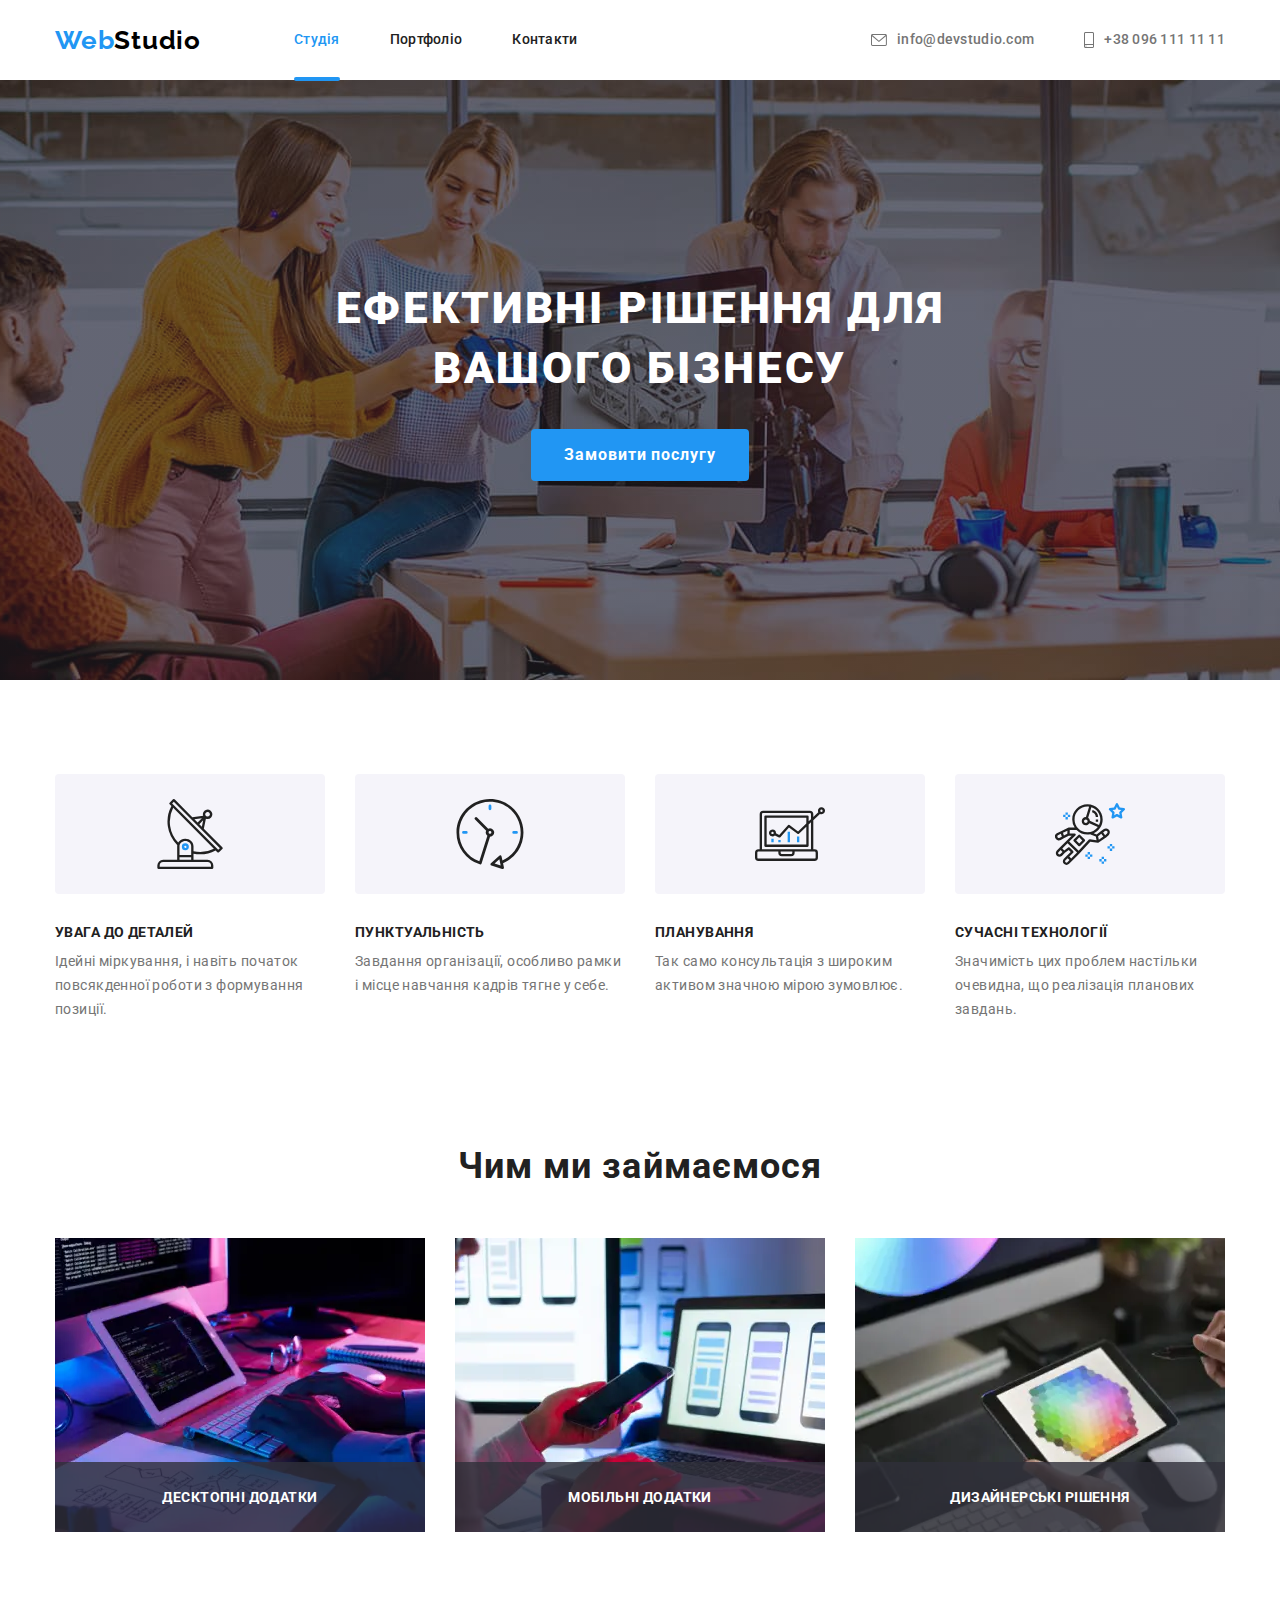
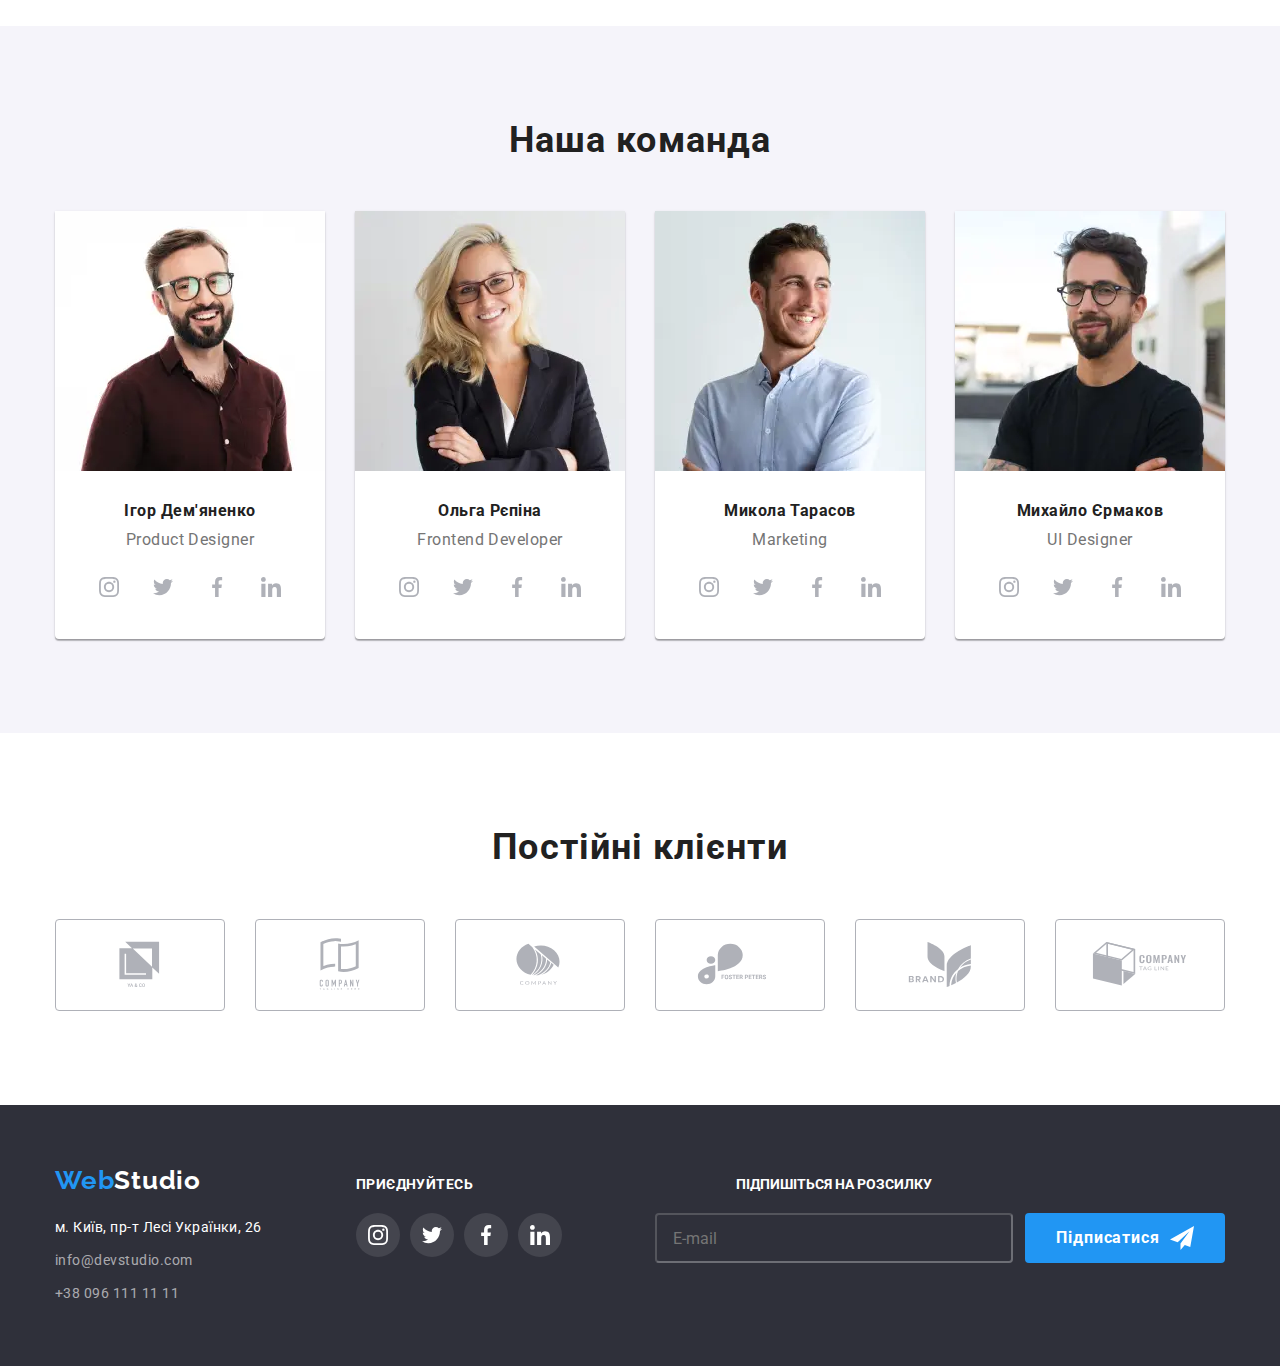
<file: index.html>
<!DOCTYPE html>
<html lang="uk">
  <head>
    <meta charset="UTF-8" />
    <meta http-equiv="X-UA-Compatible" content="IE=edge" />
    <meta name="viewport" content="width=device-width, initial-scale=1.0" />
    <title>WebStudio</title>
    <link rel="preconnect" href="https://fonts.googleapis.com" />
    <link rel="preconnect" href="https://fonts.gstatic.com" crossorigin />
    <link
      href="https://fonts.googleapis.com/css2?family=Raleway:wght@700&family=Roboto:wght@400;500;700;900&display=swap"
      rel="stylesheet"
    />
    <link
      rel="stylesheet"
      href="https://cdnjs.cloudflare.com/ajax/libs/modern-normalize/1.1.0/modern-normalize.min.css"
    />
    <link rel="stylesheet" href="./css/styles.css" />
  </head>
  <body>
    <header class="header">
      <div class="container ">
        <div class="header-flex">

        <nav class="nav">
          <a class="logo-1" href="./index.html" lang="en">Web<span class="logo-2">Studio</span></a>
          <button
            class="menu-button js-open-menu"
            type="button"
            aria-expanded="false"
            aria-controls="mobile-menu"
          >
            <svg
              class="menu-button__icon"
              width="40"
              height="40"
              aria-label="перемикач мобільного меню"
            >
              <use href="./images/svg/symbol-defs.svg#icon-menu"></use>
            </svg>
          </button>
          <ul class="ul-nav">
            <li class="item nav-item"><a class="link backlight" href="./index.html">Студія</a></li>
            <li class="item nav-item"><a class="link" href="./portfolio.html">Портфоліо</a></li>
            <li class="item nav-item"><a class="link" href="#">Контакти</a></li>
          </ul>
        </nav>
        <ul class="adress-header">
          <li class="item item-mail">
            <a class="link mail" href="mailto:info@devstudio.com" lang="en">
              <svg class="svg-header" width="16" height="12">
                <use href="./images/svg/symbol-defs.svg#icon-envelope"></use>
              </svg>
              info@devstudio.com</a
            >
          </li>
          <li class="item">
            <a class="link tel" href="tel:+380961111111">
              <svg class="svg-header" height="16" width="10">
                <use href="./images/svg/symbol-defs.svg#icon-smartphone"></use>
              </svg>

              +38 096 111 11 11</a
            >
          </li>
        </ul>
        </div>
        
      </div>
    </header>
    <main>
      <section class="hero">
        <div class="hero-overlay">
  <div class="container">
          <h1 class="hero-title">Ефективні рішення для вашого бізнесу</h1>
          <div class="hero-button">
            <button data-modal-open class="button hero-button1" type="button">
              Замовити послугу
            </button>
          </div>
        </div>
      
        </div>
      </section>
      <section class="section section-benefits">
        <div class="container benefits">
          <h2 class="title-section visually-hidden">Наші переваги</h2>
          <ul class="ul-benefits">
            <li class="item">
              <div class="item-svg">
                <svg class="svg" width="70px" height="70px">
                  <use href="./images/svg/symbol-defs.svg#icon-antenna-1"></use>
                </svg>
              </div>
              <h3 class="benefits-h3">Увага до деталей</h3>
              <p class="text">
                Ідейні міркування, і навіть початок повсякденної роботи з формування позиції.
              </p>
            </li>
            <li class="item">
              <div class="item-svg">
                <svg class="svg" width="70px" height="70px">
                  <use href="./images/svg/symbol-defs.svg#icon-clock-1"></use>
                </svg>
              </div>
              <h3 class="benefits-h3">Пунктуальність</h3>
              <p class="text">
                Завдання організації, особливо рамки і місце навчання кадрів тягне у себе.
              </p>
            </li>
            <li class="item">
              <div class="item-svg">
                <svg class="svg" width="70px" height="70px">
                  <use href="./images/svg/symbol-defs.svg#icon-diagram-1"></use>
                </svg>
              </div>
              <h3 class="benefits-h3">Планування</h3>
              <p class="text">Так само консультація з широким активом значною мірою зумовлює.</p>
            </li>
            <li class="item">
              <div class="item-svg">
                <svg class="svg" width="70px" height="70px">
                  <use href="./images/svg/symbol-defs.svg#icon-astronaut-1"></use>
                </svg>
              </div>
              <h3 class="benefits-h3">Сучасні технології</h3>
              <p class="text">
                Значимість цих проблем настільки очевидна, що реалізація планових завдань.
              </p>
            </li>
          </ul>
        </div>
      </section>
      <section class="section section-work">
        <div class="container container-work">
          <h2 class="title-section title-work">Чим ми займаємося</h2>
          <ul class="ul-work">
            <li class="item li-work">
              <picture>
                <source
                  srcset="./images/desktop/frontend.webp 1x, ./images/desktop/frontend@2x.webp 2x"
                  type="image/webp"
                  media="(min-width: 1200px)"
                />
                <source
                  srcset="./images/desktop/frontend.jpg 1x, ./images/desktop/frontend@2x.jpg 2x"
                  media="(min-width: 1200px)"
                />

                <img
                  loading="lazy"
                  src="./images/desktop/frontend.jpg"
                  alt="розробник робить верстку"
                  sizes="(min-width: 1200px) 33vw"
                />
              </picture>
              <div class="item-work">
                <h3 class="ul-work-title">Десктопні додатки</h3>
              </div>
            </li>
            <li class="item li-work">
              <picture>
                <source
                  srcset="./images/desktop/adaptabil.webp 1x, ./images/desktop/adaptabil@2x.webp 2x"
                  type="image/webp"
                  media="(min-width: 1200px)"
                />
                <source
                  srcset="./images/desktop/adaptabil.jpg 1x, ./images/desktop/adaptabil@2x.jpg 2x"
                  media="(min-width: 1200px)"
                />

                <img
                  loading="lazy"
                  src="./images/desktop/adaptabil.jpg"
                  alt="розробник робить сайт адаптивним"
                  sizes="(min-width: 1200px) 33vw"
                />
              </picture>
              <div class="item-work">
                <h3 class="ul-work-title">Мобільні додатки</h3>
              </div>
            </li>
            <li class="item li-work">
              <picture>
                <source
                  srcset="./images/desktop/design.webp 1x, ./images/desktop/design@2x.webp 2x"
                  type="image/webp"
                  media="(min-width: 1200px)"
                />
                <source
                  srcset="./images/desktop/design.jpg 1x, ./images/desktop/design@2x.jpg 2x"
                  media="(min-width: 1200px)"
                />

                <img
                  loading="lazy"
                  src="./images/desktop/design.jpg"
                  alt="розробка дизайну на планшеті"
                  sizes="(min-width: 1200px) 33vw"
                />
              </picture>
              <div class="item-work">
                <h3 class="ul-work-title">Дизайнерські рішення</h3>
              </div>
            </li>
          </ul>
        </div>
      </section>
      <section class="section section-team">
        <div class="container container-team">
          <h2 class="title-section title-team">Наша команда</h2>
          <ul class="our-team">
            <li class="our-team-people">
              <picture>
                <source
                  srcset="
                    ./images/mobile/product_designer.webp    1x,
                    ./images/mobile/product_designer@2x.webp 2x
                  "
                  type="image/webp"
                  media="(max-width: 767px)"
                />
                <source
                  srcset="
                    ./images/tablet/product_designer.webp    1x,
                    ./images/tablet/product_designer@2x.webp 2x
                  "
                  type="image/webp"
                  media="(max-width: 1199px)"
                />
                <source
                  srcset="
                    ./images/desktop/product_designer.webp    1x,
                    ./images/desktop/product_designer@2x.webp 2x
                  "
                  type="image/webp"
                  media="(min-width: 1200px)"
                />
                <source
                  srcset="
                    ./images/mobile/product_designer.jpg    1x,
                    ./images/mobile/product_designer@2x.jpg 2x
                  "
                  media="(max-width: 767px)"
                />
                <source
                  srcset="
                    ./images/tablet/product_designer.jpg    1x,
                    ./images/tablet/product_designer@2x.jpg 2x
                  "
                  media="(max-width: 1199px)"
                />
                <source
                  srcset="
                    ./images/desktop/product_designer.jpg    1x,
                    ./images/desktop/product_designer@2x.jpg 2x
                  "
                  media="(min-width: 1200px)"
                />

                <img
                  loading="lazy"
                  src="./images/mobile/product_designer.jpg"
                  alt="фото дизайнера продукту"
                  sizes="(min-width: 1200px) 25vw, (min-width: 768px) 50vw, 100vw"
                />
              </picture>
              <div class="team">
                <h3 class="h3-team">Ігор Дем'яненко</h3>
                <p class="text-team" lang="en">Product Designer</p>
              </div>
              <ul class="team-soc-list list">
                <li class="team-people-soc-items">
                  <a href="" class="soc-link"
                    ><svg class="icon-social-media">
                      <use href="./images/svg/symbol-defs.svg#icon-instagram"></use></svg
                  ></a>
                </li>
                <li class="team-people-soc-items">
                  <a href="" class="soc-link"
                    ><svg class="icon-social-media">
                      <use href="./images/svg/symbol-defs.svg#icon-twitter"></use></svg
                  ></a>
                </li>
                <li class="team-people-soc-items">
                  <a href="" class="soc-link"
                    ><svg class="icon-social-media">
                      <use href="./images/svg/symbol-defs.svg#icon-facebook"></use></svg
                  ></a>
                </li>
                <li class="team-people-soc-items">
                  <a href="" class="soc-link"
                    ><svg class="icon-social-media">
                      <use href="./images/svg/symbol-defs.svg#icon-linkedin"></use></svg
                  ></a>
                </li>
              </ul>
            </li>
            <li class="our-team-people">
              <picture>
                <source
                  srcset="
                    ./images/mobile/frontend_dev.webp    1x,
                    ./images/mobile/frontend_dev@2x.webp 2x
                  "
                  type="image/webp"
                  media="(max-width: 767px)"
                />
                <source
                  srcset="
                    ./images/tablet/frontend_dev.webp    1x,
                    ./images/tablet/frontend_dev@2x.webp 2x
                  "
                  type="image/webp"
                  media="(max-width: 1199px)"
                />
                <source
                  srcset="
                    ./images/desktop/frontend_dev.webp    1x,
                    ./images/desktop/frontend_dev@2x.webp 2x
                  "
                  type="image/webp"
                  media="(min-width: 1200px)"
                />
                <source
                  srcset="
                    ./images/mobile/frontend_dev.jpg    1x,
                    ./images/mobile/frontend_dev@2x.jpg 2x
                  "
                  media="(max-width: 767px)"
                />
                <source
                  srcset="
                    ./images/tablet/frontend_dev.jpg    1x,
                    ./images/tablet/frontend_dev@2x.jpg 2x
                  "
                  media="(max-width: 1199px)"
                />
                <source
                  srcset="
                    ./images/desktop/frontend_dev.jpg    1x,
                    ./images/desktop/frontend_dev@2x.jpg 2x
                  "
                  media="(min-width: 1200px)"
                />

                <img
                  loading="lazy"
                  src="./images/mobile/frontend_dev.jpg"
                  alt="фото розробника"
                  sizes="(min-width: 1200px) 25vw, (min-width: 768px) 50vw, 100vw"
                />
              </picture>
              <div class="team">
                <h3 class="h3-team">Ольга Рєпіна</h3>
                <p class="text-team" lang="en">Frontend Developer</p>
              </div>
              <ul class="team-soc-list list">
                <li class="team-people-soc-items">
                  <a href="" class="soc-link"
                    ><svg class="icon-social-media">
                      <use href="./images/svg/symbol-defs.svg#icon-instagram"></use></svg
                  ></a>
                </li>
                <li class="team-people-soc-items">
                  <a href="" class="soc-link"
                    ><svg class="icon-social-media">
                      <use href="./images/svg/symbol-defs.svg#icon-twitter"></use></svg
                  ></a>
                </li>
                <li class="team-people-soc-items">
                  <a href="" class="soc-link"
                    ><svg class="icon-social-media">
                      <use href="./images/svg/symbol-defs.svg#icon-facebook"></use></svg
                  ></a>
                </li>
                <li class="team-people-soc-items">
                  <a href="" class="soc-link"
                    ><svg class="icon-social-media">
                      <use href="./images/svg/symbol-defs.svg#icon-linkedin"></use></svg
                  ></a>
                </li>
              </ul>
            </li>
            <li class="our-team-people">
              <picture>
                <source
                  srcset="./images/mobile/marketing.webp 1x, ./images/mobile/marketing@2x.webp 2x"
                  type="image/webp"
                  media="(max-width: 767px)"
                />
                <source
                  srcset="./images/tablet/marketing.webp 1x, ./images/tablet/marketing@2x.webp 2x"
                  type="image/webp"
                  media="(max-width: 1199px)"
                />
                <source
                  srcset="./images/desktop/marketing.webp 1x, ./images/desktop/marketing@2x.webp 2x"
                  type="image/webp"
                  media="(min-width: 1200px)"
                />
                <source
                  srcset="./images/mobile/marketing.jpg 1x, ./images/mobile/marketing@2x.jpg 2x"
                  media="(max-width: 767px)"
                />
                <source
                  srcset="./images/tablet/marketing.jpg 1x, ./images/tablet/marketing@2x.jpg 2x"
                  media="(max-width: 1199px)"
                />
                <source
                  srcset="./images/desktop/marketing.jpg 1x, ./images/desktop/marketing@2x.jpg 2x"
                  media="(min-width: 1200px)"
                />

                <img
                  loading="lazy"
                  src="./images/mobile/marketing.jpg"
                  alt="фото маркетолога"
                  sizes="(min-width: 1200px) 25vw, (min-width: 768px) 50vw, 100vw"
                />
              <div class="team">
                <h3 class="h3-team">Микола Тарасов</h3>
                <p class="text-team" lang="en">Marketing</p>
              </div>
              <ul class="team-soc-list list">
                <li class="team-people-soc-items">
                  <a href="" class="soc-link"
                    ><svg class="icon-social-media">
                      <use href="./images/svg/symbol-defs.svg#icon-instagram"></use></svg
                  ></a>
                </li>
                <li class="team-people-soc-items">
                  <a href="" class="soc-link"
                    ><svg class="icon-social-media">
                      <use href="./images/svg/symbol-defs.svg#icon-twitter"></use></svg
                  ></a>
                </li>
                <li class="team-people-soc-items">
                  <a href="" class="soc-link"
                    ><svg class="icon-social-media">
                      <use href="./images/svg/symbol-defs.svg#icon-facebook"></use></svg
                  ></a>
                </li>
                <li class="team-people-soc-items">
                  <a href="" class="soc-link"
                    ><svg class="icon-social-media">
                      <use href="./images/svg/symbol-defs.svg#icon-linkedin"></use></svg
                  ></a>
                </li>
              </ul>
            </li>
            <li class="our-team-people">
              <picture>
                <source
                  srcset="
                    ./images/mobile/ui_designer.webp    1x,
                    ./images/mobile/ui_designer@2x.webp 2x
                  "
                  type="image/webp"
                  media="(max-width: 767px)"
                />
                <source
                  srcset="
                    ./images/tablet/ui_designer.webp    1x,
                    ./images/tablet/ui_designer@2x.webp 2x
                  "
                  type="image/webp"
                  media="(max-width: 1199px)"
                />
                <source
                  srcset="
                    ./images/desktop/ui_designer.webp    1x,
                    ./images/desktop/ui_designer@2x.webp 2x
                  "
                  type="image/webp"
                  media="(min-width: 1200px)"
                />
                <source
                  srcset="./images/mobile/ui_designer.jpg 1x, ./images/mobile/ui_designer@2x.jpg 2x"
                  media="(max-width: 767px)"
                />
                <source
                  srcset="./images/tablet/ui_designer.jpg 1x, ./images/tablet/ui_designer@2x.jpg 2x"
                  media="(max-width: 1199px)"
                />
                <source
                  srcset="
                    ./images/desktop/ui_designer.jpg    1x,
                    ./images/desktop/ui_designer@2x.jpg 2x
                  "
                  media="(min-width: 1200px)"
                />

                <img
                  loading="lazy"
                  src="./images/mobile/ui_designer.jpg"
                  alt="фото дизайнера"
                  sizes="(min-width: 1200px) 25vw, (min-width: 768px) 50vw, 100vw"
                />
              </picture>
              <div class="team">
                <h3 class="h3-team">Михайло Єрмаков</h3>
                <p class="text-team" lang="en">UI Designer</p>
              </div>
              <ul class="team-soc-list list">
                <li class="team-people-soc-items">
                  <a href="" class="soc-link"
                    ><svg class="icon-social-media">
                      <use href="./images/svg/symbol-defs.svg#icon-instagram"></use></svg
                  ></a>
                </li>
                <li class="team-people-soc-items">
                  <a href="" class="soc-link"
                    ><svg class="icon-social-media">
                      <use href="./images/svg/symbol-defs.svg#icon-twitter"></use></svg
                  ></a>
                </li>
                <li class="team-people-soc-items">
                  <a href="" class="soc-link"
                    ><svg class="icon-social-media">
                      <use href="./images/svg/symbol-defs.svg#icon-facebook"></use></svg
                  ></a>
                </li>
                <li class="team-people-soc-items">
                  <a href="" class="soc-link"
                    ><svg class="icon-social-media">
                      <use href="./images/svg/symbol-defs.svg#icon-linkedin"></use></svg
                  ></a>
                </li>
              </ul>
            </li>
          </ul>
        </div>
      </section>
      <section class="section section-clients">
        <div class="container">
          <h2 class="title-section title-clients">Постійні клієнти</h2>
          <ul class="list-of-clients">
            <li class="clients">
              <a class="a-clients" href="">
                <svg class="svg-clients">
                  <use href="./images/svg/symbol-defs.svg#icon-Logo"></use>
                </svg>
              </a>
            </li>
            <li class="clients">
              <a class="a-clients" href="">
                <svg class="svg-clients">
                  <use href="./images/svg/symbol-defs.svg#icon-Logo-1"></use>
                </svg>
              </a>
            </li>
            <li class="clients">
              <a class="a-clients" href="">
                <svg class="svg-clients">
                  <use href="./images/svg/symbol-defs.svg#icon-Logo-2"></use>
                </svg>
              </a>
            </li>
            <li class="clients">
              <a class="a-clients" href="">
                <svg class="svg-clients">
                  <use href="./images/svg/symbol-defs.svg#icon-Logo-3"></use>
                </svg>
              </a>
            </li>
            <li class="clients">
              <a class="a-clients" href="">
                <svg class="svg-clients">
                  <use href="./images/svg/symbol-defs.svg#icon-Logo-4"></use>
                </svg>
              </a>
            </li>
            <li class="clients">
              <a class="a-clients" href="">
                <svg class="svg-clients" width="106" height="60">
                  <use href="./images/svg/symbol-defs.svg#icon-Logo-5"></use>
                </svg>
              </a>
            </li>
          </ul>
        </div>
      </section>
    </main>
    <footer class="footer">
      <div class="container footer-div">
        <div class="footer-section">
          <div class="footer-info">
            <div class="footer-wrap">
              <address class="adress footer-adress">
          <ul class="ul-adress">
            <li class="li-logo-footer">
              <a class="logo-1 logo-footer" href="./index.html" lang="en"
                >Web<span class="logo-3">Studio</span></a
              >
            </li>
            <li class="item link-contact">
              <a
                class="link white footer-link"
                href="https://goo.gl/maps/ngxzgbHmEu5AYn8RA"
                target="_blank"
                rel="noopener noreferrer nofollow"
                >м. Київ, пр-т Лесі Українки, 26
              </a>
            </li>
            <li class="item link-contact">
              <a class="link grey footer-link" href="mailto:info@devstudio.com" lang="en"
                >info@devstudio.com</a
              >
            </li>
            <li class="item link-contact">
              <a class="link grey footer-link" href="tel:+380961111111">+38 096 111 11 11</a>
            </li>
          </ul>
        </address>
            </div>
               <div class="about-icons">
          <h3 class="title-section title-join">приєднуйтесь</h3>
          <ul class="list-icons list">
            <li class="studio-soc-items">
              <a href="#" class="icons-link link">
                <svg class="icons-footer" width="20" height="20">
                  <use href="./images/svg/symbol-defs.svg#icon-instagram"></use>
                </svg>
              </a>
            </li>

            <li class="studio-soc-items">
              <a href="#" class="icons-link link">
                <svg class="icons-footer" width="20" height="20">
                  <use href="./images/svg/symbol-defs.svg#icon-twitter"></use>
                </svg>
              </a>
            </li>
            <li class="studio-soc-items">
              <a href="#" class="icons-link link">
                <svg class="icons-footer" width="20" height="20">
                  <use href="./images/svg/symbol-defs.svg#icon-facebook"></use>
                </svg>
              </a>
            </li>
            <li class="studio-soc-items">
              <a href="#" class="icons-link link">
                <svg class="icons-footer" width="20" height="20">
                  <use href="./images/svg/symbol-defs.svg#icon-linkedin"></use>
                </svg>
              </a>
            </li>
          </ul>
        </div>
          </div>
          <form class="footer-form" name="subscription">
          <div class="subscription-form">
            <label for="email" class="footer-lable">Підпишіться на розсилку</label>
            <input type="email" class="footer-input" name="email" id="email" placeholder="E-mail" />
          </div>
          <button class="footer-btn" type="submit">
            Підписатися
            <svg class="icon-telegram" width="24px" height="24px">
              <use href="./images/svg/symbol-defs.svg#icon-telegram"></use>
            </svg>
          </button>
        </form>
        </div>
      </div>
    </footer>
    
    <!-- mobile menu -->
    <div class="container" mobile-menu>
      <div class="menu-container js-menu-container" id="mobile-menu" mobile-menu-close>
        <div class="mobile-container__wrap mobile-menu">
          <button class="menu-button js-close-menu" type="button">
            <svg
              class="menu-button__icon"
              width="40"
              height="40"
              aria-label="перемикач мобільного меню"
            >
              <use href="./images/svg/symbol-defs.svg#icon-close_menu"></use>
            </svg>
          </button>
          <nav class="mobile-menu__nav">
            <ul class="mobile-menu__list">
              <li class="mobile-menu__item">
                <a class="mobile-menu__link" href="./index.html">Студія</a>
              </li>
              <li class="mobile-menu__item">
                <a class="mobile-menu__link" href="./portfolio.html">Портфоліо</a>
              </li>
              <li class="mobile-menu__item">
                <a class="mobile-menu__link" href="#">Контакти</a>
              </li>
            </ul>
          </nav>
          <ul class="mobile-menu__contact">
            <li class="mobile-menu__item">
              <a class="mobile-menu__contact-link" href="tel:+380961111111"> +38 096 111 11 11</a>
            </li>
            <li class="mobile-menu__item">
              <a class="mobile-menu__contact-link" href="mailto:info@devstudio.com">
                info@devstudio.com</a
              >
            </li>
          </ul>
          <a class="mobile-menu__social" href="#">Instagram <span>&#10072;</span></a>
          <a class="mobile-menu__social" href="#">Twitter <span>&#10072;</span></a>
          <a class="mobile-menu__social" href="#">Facebook <span>&#10072;</span></a>
          <a class="mobile-menu__social" href="#">LinkedIn</a>
        </div>
      </div>
    </div>

    <!-- modal -->
    <div data-modal class="hero-modal is-hidden">
      <div class="modal">
        <button data-modal-close type="button" class="close-modal">
          <svg class="icon-close">
            <use href="./images/svg/symbol-defs.svg#icon-close-black"></use>
          </svg>
        </button>
        <form class="modal-form">
          <p class="modal-form-title">Залиште свої дані, ми вам передзвонимо</p>
          <label class="modal-form-label"
            ><span class="modal-text">Ім'я</span>
            <span class="form-control">
              <input
                type="text"
                name="user_name"
                class="modal-form-input"
                pattern="[a-zA-Zа-яА-Яїі]+$"
                minlength="2"
                required
              />
              <svg class="form-icon" width="18px" height="18px">
                <use href="./images/svg/symbol-defs.svg#icon-person"></use>
              </svg>
            </span>
          </label>
          <label class="modal-form-label">
            <span class="modal-text">Телефон</span>
            <span class="form-control">
              <input
                type="tel"
                name="user_phone"
                class="modal-form-input"
                pattern="[0-9]+"
                required
              />
              <svg class="form-icon" width="18px" height="18px">
                <use href="./images/svg/symbol-defs.svg#icon-phone_modal"></use>
              </svg>
            </span>
          </label>
          <label class="modal-form-label"
            ><span class="modal-text">Пошта</span>
            <span class="form-control">
              <input type="email" name="user_mail" class="modal-form-input" required />
              <svg class="form-icon" width="18px" height="18px">
                <use href="./images/svg/symbol-defs.svg#icon-email_modal"></use>
              </svg>
            </span>
          </label>
          <label class="modal-form-textarea"
            ><span class="modal-text">Коментар</span>
            <textarea
              name="user_message"
              placeholder="Введіть текст"
              class="modal-textarea"
            ></textarea>
          </label>
          <label class="modal-form-check">
            <input
              type="checkbox"
              name="user_police"
              class="modal-form-input-check visually-hidden"
              required
            />
            <span class="icon-check"></span>Погоджуюся з розсилкою та приймаю
            <a href="" class="modal-contract">Умови договору</a>
          </label>
          <button type="submit" class="modal-button-submit">Відправити</button>
        </form>
      </div>
    </div>
    <script src="./js/mobile-menu.js"></script>
    <script src="./js/modal.js"></script>
  </body>
</html>
</file>
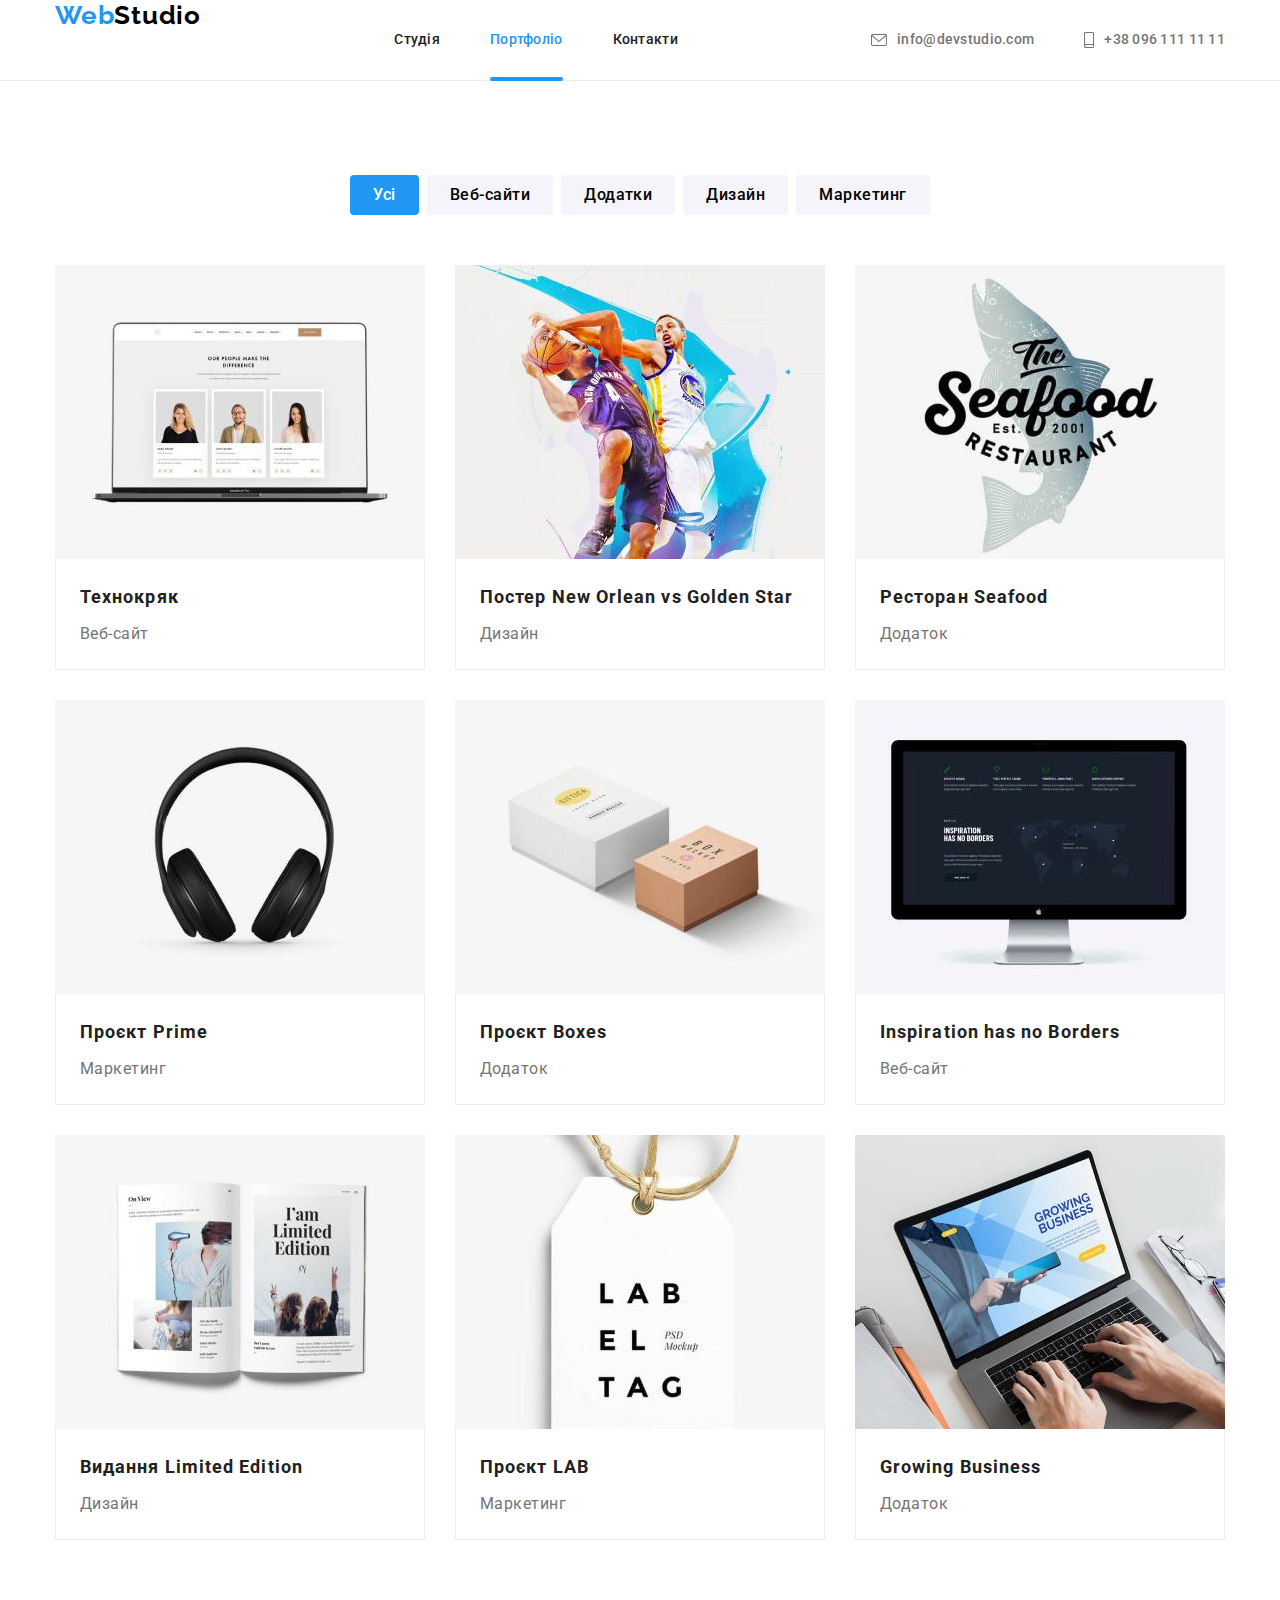
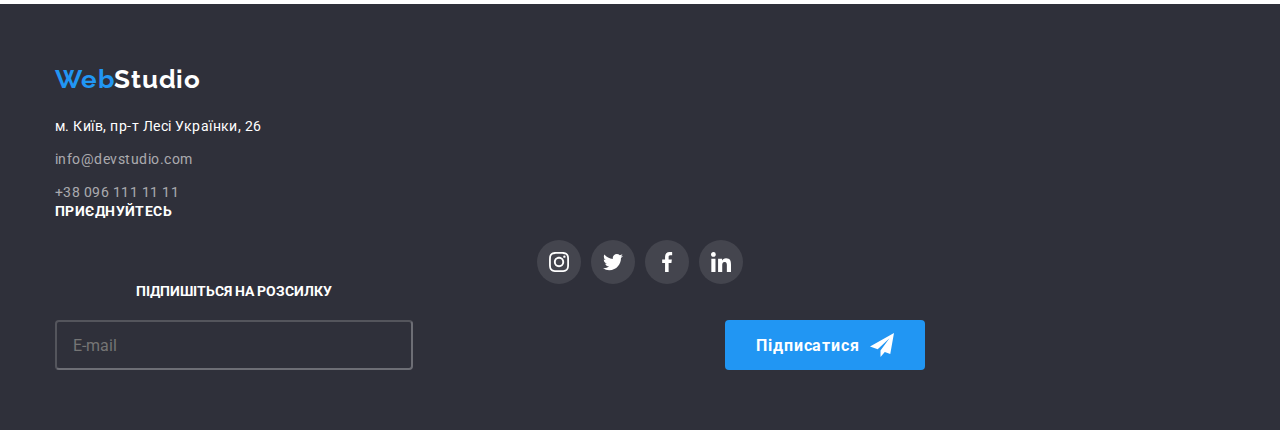
<file: portfolio.html>
<!DOCTYPE html>
<html lang="uk">
  <head>
    <meta charset="UTF-8" />
    <meta http-equiv="X-UA-Compatible" content="IE=edge" />
    <meta name="viewport" content="width=device-width, initial-scale=1.0" />
    <title>Portfolio</title>
    <link rel="preconnect" href="https://fonts.googleapis.com" />
    <link rel="preconnect" href="https://fonts.gstatic.com" crossorigin />
    <link
      href="https://fonts.googleapis.com/css2?family=Raleway:wght@700&family=Roboto:wght@400;500;700;900&display=swap"
      rel="stylesheet"
    />
    <link
      rel="stylesheet"
      href="https://cdnjs.cloudflare.com/ajax/libs/modern-normalize/1.1.0/modern-normalize.min.css"
    />
    <link rel="stylesheet" href="./css/styles.css" />
  </head>

  <body>
    <header class="header-portfolio">
      <div class="container header-flex">
        <a class="logo-1" href="./index.html" lang="en">Web<span class="logo-2">Studio</span></a>
        <nav>
          <ul class="ul-nav">
            <li class="item nav-item"><a class="link" href="./index.html">Студія</a></li>
            <li class="item nav-item">
              <a class="link backlight" href="./portfolio.html">Портфоліо</a>
            </li>
            <li class="item nav-item"><a class="link" href="#">Контакти</a></li>
          </ul>
        </nav>
        <ul class="adress-header">
          <li class="item item-mail">
            <a class="link mail" href="mailto:info@devstudio.com" lang="en">
              <svg class="svg-header" width="16" height="12">
                <use href="./images/svg/symbol-defs.svg#icon-envelope"></use>
              </svg>
              info@devstudio.com</a
            >
          </li>
          <li class="item">
            <a class="link tel" href="tel:+380961111111">
              <svg class="svg-header" height="16" width="10">
                <use href="./images/svg/symbol-defs.svg#icon-smartphone"></use>
              </svg>

              +38 096 111 11 11</a
            >
          </li>
        </ul>
      </div>
    </header>
    <main>
      <section class="section-portfolio">
        <div class="container main-portfolio">
          <h1 class="visually-hidden">Сортування</h1>
          <ul class="filter-list">
            <li class="filter-item"><button class="button blue" type="button">Усі</button></li>
            <li class="filter-item">
              <button class="button button-filter" type="button">Веб-сайти</button>
            </li>
            <li class="filter-item">
              <button class="button button-filter" type="button">Додатки</button>
            </li>
            <li class="filter-item">
              <button class="button button-filter" type="button">Дизайн</button>
            </li>
            <li class="filter-item">
              <button class="button button-filter" type="button">Маркетинг</button>
            </li>
          </ul>
          <ul class="ul-project">
            <li class="project">
              <a class="a-project" href="#">
                <div class="portfolio-backdrop">
                  <img src="./images/1portfolio.jpg" alt="Ноутбук" width="370" />
                  <div class="portfolio-thumb">
                    <p class="portfolio-text-thumb">
                      Ресурс пропонує комплексні пропозиції з різним рівнем функціоналу та сервісів.
                      Все це дозволить відвідувачу отримати вичерпні відомості про компанію чи
                      приватну особу.
                    </p>
                  </div>
                </div>
                <div class="box-text">
                  <h2 class="h2-project">Технокряк</h2>
                  <p class="text-project">Веб-сайт</p>
                </div>
              </a>
            </li>
            <li class="project">
              <a href="#">
                <div class="portfolio-backdrop">
                  <img src="./images/2portfolio.jpg" alt="Баскетбол" width="370" />
                  <div class="portfolio-thumb">
                    <p class="portfolio-text-thumb">
                      Ресурс пропонує комплексні пропозиції з різним рівнем функціоналу та сервісів.
                      Все це дозволить відвідувачу отримати вичерпні відомості про компанію чи
                      приватну особу.
                    </p>
                  </div>
                </div>

                <div class="box-text">
                  <h2 class="h2-project">Постер New Orlean vs Golden Star</h2>
                  <p class="text-project">Дизайн</p>
                </div>
              </a>
            </li>
            <li class="project">
              <a href="#">
                <div class="portfolio-backdrop">
                  <img src="./images/3portfolio.jpg" alt="Постер з рибою" width="370" />
                  <div class="portfolio-thumb">
                    <p class="portfolio-text-thumb">
                      Ресурс пропонує комплексні пропозиції з різним рівнем функціоналу та сервісів.
                      Все це дозволить відвідувачу отримати вичерпні відомості про компанію чи
                      приватну особу.
                    </p>
                  </div>
                </div>

                <div class="box-text">
                  <h2 class="h2-project">Ресторан Seafood</h2>
                  <p class="text-project">Додаток</p>
                </div>
              </a>
            </li>
            <li class="project">
              <a href="#">
                <div class="portfolio-backdrop">
                  <img src="./images/4portfolio.jpg" alt="Наушники" width="370" />
                  <div class="portfolio-thumb">
                    <p class="portfolio-text-thumb">
                      Ресурс пропонує комплексні пропозиції з різним рівнем функціоналу та сервісів.
                      Все це дозволить відвідувачу отримати вичерпні відомості про компанію чи
                      приватну особу.
                    </p>
                  </div>
                </div>

                <div class="box-text">
                  <h2 class="h2-project">Проєкт Prime</h2>
                  <p class="text-project">Маркетинг</p>
                </div>
              </a>
            </li>
            <li class="project">
              <a href="#">
                <div class="portfolio-backdrop">
                  <img src="./images/5portfolio.jpg" alt="Дві упаковки" width="370" />
                  <div class="portfolio-thumb">
                    <p class="portfolio-text-thumb">
                      Ресурс пропонує комплексні пропозиції з різним рівнем функціоналу та сервісів.
                      Все це дозволить відвідувачу отримати вичерпні відомості про компанію чи
                      приватну особу.
                    </p>
                  </div>
                </div>

                <div class="box-text">
                  <h2 class="h2-project">Проєкт Boxes</h2>
                  <p class="text-project">Додаток</p>
                </div>
              </a>
            </li>
            <li class="project">
              <a href="">
                <div class="portfolio-backdrop">
                  <img src="./images/6portfolio.jpg" alt="Монітор" width="370" />
                  <div class="portfolio-thumb">
                    <p class="portfolio-text-thumb">
                      Ресурс пропонує комплексні пропозиції з різним рівнем функціоналу та сервісів.
                      Все це дозволить відвідувачу отримати вичерпні відомості про компанію чи
                      приватну особу.
                    </p>
                  </div>
                </div>

                <div class="box-text">
                  <h2 class="h2-project" lang="en">Inspiration has no Borders</h2>
                  <p class="text-project">Веб-сайт</p>
                </div>
              </a>
            </li>
            <li class="project">
              <a href="">
                <div class="portfolio-backdrop">
                  <img src="./images/7portfolio.jpg" alt="ВІдкрита книга" width="370" />
                  <div class="portfolio-thumb">
                    <p class="portfolio-text-thumb">
                      Ресурс пропонує комплексні пропозиції з різним рівнем функціоналу та сервісів.
                      Все це дозволить відвідувачу отримати вичерпні відомості про компанію чи
                      приватну особу.
                    </p>
                  </div>
                </div>

                <div class="box-text">
                  <h2 class="h2-project">Видання Limited Edition</h2>
                  <p class="text-project">Дизайн</p>
                </div>
              </a>
            </li>
            <li class="project">
              <a href="">
                <div class="portfolio-backdrop">
                  <img src="./images/8portfolio.jpg" alt="Брелок" width="370" />
                  <div class="portfolio-thumb">
                    <p class="portfolio-text-thumb">
                      Ресурс пропонує комплексні пропозиції з різним рівнем функціоналу та сервісів.
                      Все це дозволить відвідувачу отримати вичерпні відомості про компанію чи
                      приватну особу.
                    </p>
                  </div>
                </div>

                <div class="box-text">
                  <h2 class="h2-project">Проєкт LAB</h2>
                  <p class="text-project">Маркетинг</p>
                </div>
              </a>
            </li>
            <li class="project">
              <a href="">
                <div class="portfolio-backdrop">
                  <img src="./images/9portfolio.jpg" alt="Робота за ноутбуком" width="370" />
                  <div class="portfolio-thumb">
                    <p class="portfolio-text-thumb">
                      Ресурс пропонує комплексні пропозиції з різним рівнем функціоналу та сервісів.
                      Все це дозволить відвідувачу отримати вичерпні відомості про компанію чи
                      приватну особу.
                    </p>
                  </div>
                </div>

                <div class="box-text">
                  <h2 class="h2-project" lang="en">Growing Business</h2>
                  <p class="text-project">Додаток</p>
                </div>
              </a>
            </li>
          </ul>
        </div>
      </section>
    </main>

    <footer class="footer">
      <div class="container footer-div">
        <address class="adress footer-adress">
          <ul class="ul-adress">
            <li class="li-logo-footer">
              <a class="logo-1 logo-footer" href="./index.html" lang="en"
                >Web<span class="logo-3">Studio</span></a
              >
            </li>
            <li class="item link-contact">
              <a
                class="link white footer-link"
                href="https://goo.gl/maps/ngxzgbHmEu5AYn8RA"
                target="_blank"
                rel="noopener noreferrer nofollow"
                >м. Київ, пр-т Лесі Українки, 26
              </a>
            </li>
            <li class="item link-contact">
              <a class="link grey footer-link" href="mailto:info@devstudio.com" lang="en"
                >info@devstudio.com</a
              >
            </li>
            <li class="item link-contact">
              <a class="link grey footer-link" href="tel:+380961111111">+38 096 111 11 11</a>
            </li>
          </ul>
        </address>
        <div class="about-icons">
          <h3 class="title-section title-join">приєднуйтесь</h3>
          <ul class="list-icons list">
            <li class="studio-soc-items">
              <a href="#" class="icons-link link">
                <svg class="icons-footer" width="20" height="20">
                  <use href="./images/svg/symbol-defs.svg#icon-instagram"></use>
                </svg>
              </a>
            </li>

            <li class="studio-soc-items">
              <a href="#" class="icons-link link">
                <svg class="icons-footer" width="20" height="20">
                  <use href="./images/svg/symbol-defs.svg#icon-twitter"></use>
                </svg>
              </a>
            </li>
            <li class="studio-soc-items">
              <a href="#" class="icons-link link">
                <svg class="icons-footer" width="20" height="20">
                  <use href="./images/svg/symbol-defs.svg#icon-facebook"></use>
                </svg>
              </a>
            </li>
            <li class="studio-soc-items">
              <a href="#" class="icons-link link">
                <svg class="icons-footer" width="20" height="20">
                  <use href="./images/svg/symbol-defs.svg#icon-linkedin"></use>
                </svg>
              </a>
            </li>
          </ul>
        </div>
        <form class="footer-form" name="subscription">
          <div class="subscription-form">
            <label for="email" class="footer-lable">Підпишіться на розсилку</label>
            <input type="email" class="footer-input" name="email" id="email" placeholder="E-mail" />
          </div>
          <button class="footer-btn" type="submit">
            Підписатися
            <svg class="icon-telegram" width="24px" height="24px">
              <use href="./images/svg/symbol-defs.svg#icon-telegram"></use>
            </svg>
          </button>
        </form>
      </div>
    </footer>
    <div data-modal class="hero-modal is-hidden">
      <div class="modal">
        <button data-modal-close type="button" class="close-modal">
          <svg class="icon-close">
            <use href="./images/svg/symbol-defs.svg#icon-close-black"></use>
          </svg>
        </button>
      </div>
    </div>
    <script src="./js/modal.js"></script>
  </body>
</html>
</file>
<file: css/styles.css>
:root {
  --primary-text-color: #757575;
  --title-text-color: #212121;
  --accent-color: #FFFFFF;
  --hover: #2196F3;
  --cubic-hover: cubic-bezier(0.4, 0, 0.2, 1);
  --timing-function: 250ms;
}

body {
  background-color: var(--accent-color) ;
  color: var(--primary-text-color);
  font-family: Roboto, sans-serif;
  
}

h1, h2, h3, ul, p {
  margin-top: 0px;
  margin-bottom: 0px;
  padding-left: 0%;

  letter-spacing: 0.03em;
}

h2,
h3 {
  color: var(--title-text-color);
}

li {
  margin: 0px;
  padding: 0px;

  list-style: none;

}
footer {
  background-color: #2F303A;
}

p {
  color: var(--primary-text-color);
}

img {
  display: block;
      max-width: 100%;
        height: auto;
}

.link {
  color: var(--title-text-color);
  text-decoration: none;
}

.container {
  margin-left: auto;
  margin-right: auto;
  padding-left: 15px;
  padding-right: 15px;

}

@media screen and (min-width: 480px) {
  .container {
    width: 480px;
  }
}

@media screen and (min-width: 768px) {
  .container {
    width: 768px;
  }
}

@media screen and (min-width: 1200px) {
  .container {
    width: 1200px;
  }
}


.section {
  padding-top: 60px;
}

@media screen and (min-width: 1200px) {
  .section {
    padding-top: 94px;
  }
}

/* header */
.logo-1 {

  color: var(--hover);
  text-decoration: none;
  font-family: Raleway, sans-serif;
  font-weight: 700;
  font-size: 26px;
  line-height: 1.19;
  letter-spacing: 0.03em;

  
}



.logo-2 {
  color:#000000;
  
}
.logo-3 {
  color: var(--accent-color);
}

.logo-1 :hover {
  color: var(--hover);
  text-decoration: none;
  transition: color var(--timing-function) var(--cubic-hover);
}


.backlight::after {
  content: '';
  position: absolute;
  bottom: -1px;
  left: 0px;
  width: 100%;
  height: 4px;
  border-radius: 2px;
  background-color: var(--hover);
  opacity: 1;
}

.nav {
  display: flex;
  justify-content: space-between;
  align-items: center;
  min-height: 60px;
  align-items: center;
}
@media screen and (max-width: 767px) {
  .nav {
    width: 100%;
  }
}
@media screen and (min-width: 1200px) {
  .nav {
      justify-content: flex-start;
      column-gap: 93px;
  }
}


.ul-nav .link {
  display: flex;
  padding-top: 32px;
  padding-bottom: 32px;

  color: var(--title-text-color);
  text-decoration: none;

  transition: color var(--timing-function) var(--cubic-hover);
}

.ul-nav {
  display: none;
}
@media screen and (min-width: 768px) {
  .ul-nav {
    display: flex;
    justify-content: center;
    align-items: center;
    column-gap: 50px;
    margin-left: 88px;
    font-weight: 500;
      font-size: 14px;
      line-height: 1.14;
      letter-spacing: 0.02em;
  }
}
@media screen and (min-width: 1200px) {
  .ul-nav {
    margin-left: 0;
  }
}

.nav-item {
  position: relative;
}

.ul-nav .backlight {
  color: var(--hover);
}

.ul-nav :hover, 
.ul-nav :focus{
  color: var(--hover);
}

@media screen and (min-width: 768px) {
  .header-flex {
    display: -webkit-box;
    display: -ms-flexbox;
    display: flex;
    -webkit-box-pack: justify;
    -ms-flex-pack: justify;
    justify-content: space-between;
    text-align: center;
  }
}

.adress-header {
  display: none;
}
@media screen and (min-width: 768px) and (max-width: 1199px) {
  .adress-header {
    display: flex;
            flex-direction: column;
            justify-content: center;
            align-items: flex-start;
  }
}
@media screen and (min-width: 1200px) {
  .adress-header {
    display: flex;
     justify-content: center;
    align-items: center;
   column-gap: 50px;
  }
}


.adress-header .link {
  display: block;
  text-decoration: none;
  color: inherit;
  margin-bottom: 10px;

  color: var(--primary-text-color);
  font-weight: 500;
  font-size: 14px;
  line-height: 1.14;
  letter-spacing: 0.02em;
  transition: color var(--timing-function) var(--cubic-hover);
}

@media screen and (min-width: 1200px) {
  .adress-header .link {
    display: flex;
    justify-content: center;
    align-items: center;
    margin-bottom: 0;
  }
}

.adress-header :hover,
.adress-header :focus{
  color: var(--hover);
  text-decoration: none;
}

.header-portfolio {
  border-bottom: 1px solid #ECECEC;
}


@media screen and (min-width: 768px) {
  .flex-header {
    display: flex;
    justify-content: space-between;
    text-align: center;
  }
}

.svg-header {
  margin-right: 10px;
  fill: currentColor;
}


.mail :hover,
.mail :focus {
fill: var(--hover);
}


/* hero */
.hero {
text-align: center;
}

.section-hero {
  padding-top: 0;
}

.hero-title {
  margin-left: auto;
  margin-right: auto;
  margin-bottom: 30px;
  color: var(--accent-color);
  font-weight: 900;
  font-size: 26px;
  line-height: 1.62;
  letter-spacing: 0.06em;
  text-transform: uppercase;
}
@media screen and (min-width: 768px) {
  .hero-title {
    max-width: 360px;
  }
}
@media screen and (min-width: 1200px) {
  .hero-title {
    max-width: 696px;
    font-size: 44px;
    line-height: 1.36;
  }
}

.hero-overlay {
  display: flex;
  justify-content: center;
  align-items: center;
  margin-left: auto;
  margin-right: auto;
  max-width: 1600px;
  height: 600px;
  background-image: linear-gradient(to right, rgba(47, 48, 58, 0.4), rgba(47, 48, 58, 0.4)), url(../images/mobile/hero_img_mob.jpg);
  background-repeat: no-repeat;
  background-position: center;
  background-size: cover;
}

@media (min-device-pixel-ratio: 2),
(-webkit-min-device-pixel-ratio: 2),
(min-resolution: 192dpi),
(min-resolution: 2dppx) {
  .hero-overlay {
    background-image: linear-gradient(to right, rgba(47, 48, 58, 0.4), rgba(47, 48, 58, 0.4)), url(../images/mobile/hero_img_mob@2x.jpg);
  }
}

@media screen and (min-width: 768px) {
  .hero-overlay {
    background-image: linear-gradient(to right, rgba(47, 48, 58, 0.4), rgba(47, 48, 58, 0.4)), url(../images/tablet/hero_img_tab.jpg);
  }
}

@media screen and (min-width: 768px) and (min-device-pixel-ratio: 2),
screen and (min-width: 768px) and (-webkit-min-device-pixel-ratio: 2),
screen and (min-width: 768px) and (min-resolution: 192dpi),
screen and (min-width: 768px) and (min-resolution: 2dppx) {
  .hero-overlay {
    background-image: linear-gradient(to right, rgba(47, 48, 58, 0.4), rgba(47, 48, 58, 0.4)), url(../images/tablet/hero_img_tab@2x.jpg);
  }
}

@media screen and (min-width: 768px) {
  .hero-overlay {
    background-image: linear-gradient(to right, rgba(47, 48, 58, 0.4), rgba(47, 48, 58, 0.4)), url(../images/desktop/hero_image.jpg);
  }
}

@media screen and (min-width: 768px) and (min-device-pixel-ratio: 2),
screen and (min-width: 768px) and (-webkit-min-device-pixel-ratio: 2),
screen and (min-width: 768px) and (min-resolution: 192dpi),
screen and (min-width: 768px) and (min-resolution: 2dppx) {
  .hero-overlay {
    background-image: linear-gradient(to right, rgba(47, 48, 58, 0.4), rgba(47, 48, 58, 0.4)), url(../images/desktop/hero_image@2x.jpg);
  }
}

.hero .hero-button  {
  text-align: center;
  box-sizing: border-box;

}

.hero .hero-button1 {
  padding: 10px 32px;

  color: var(--accent-color);
  background-color: var(--hover);
  font-weight: 700;
  font-size: 16px;
  line-height: 1.87;
  letter-spacing: 0.06em;
  cursor: pointer;
  transition: background-color var(--timing-function) var(--cubic-hover);

}

.hero .hero-button :hover,
.hero .hero-button :focus {
  color: var(--accent-color);
  background-color: #188CE8;

}
/* main */
.visually-hidden {
  position: absolute;
  white-space: nowrap;
  width: 1px;
  height: 1px;
  overflow: hidden;
  border: 0;
  padding: 0;
  clip: rect(0 0 0 0);
  clip-path: inset(50%);
  margin: -1px;
}

.title-section {
  color: var(--title-text-color);
  
}

.section-benefits {
  padding-bottom: 94px;
}



@media screen and (min-width: 768px) {
  .ul-benefits {
    display: flex;
    justify-content: center;
    gap: 30px;
    flex-wrap: wrap;
  }
}

@media screen and (min-width: 1200px) {
  .ul-benefits {
    flex-wrap: nowrap;
    margin: 0;
  }
}

.ul-benefits .item {

  margin-bottom: 30px;
}

@media screen and (min-width: 768px) {
  .ul-benefits .item {
    width: calc((100% - 30px) / 2);
  }
}

@media screen and (min-width: 1200px) {
  .ul-benefits .item {
    width: calc((100% - 90px) / 4);
  }
}

.ul-benefits .item:nth-child(4n) {
 margin-right: 0px;
}

.ul-benefits .text {
min-width: 270px;
line-height: 1.71;
font-size: 14px;
}

.benefits-h3 {
  margin-bottom: 10px;

  font-size: 14px;
  text-transform: uppercase;
  text-align: center;
}

@media screen and (min-width: 768px) {
  .benefits-h3 {
    text-align: start;
  }
}

.item-svg {
  margin-bottom: 30px;

  background-color: #F5F4FA;
  width: 100%;
  height: 120px;
  border-radius: 4px;

    display: flex;
    justify-content: center;
    align-items: center;
}



/* container-work */
.section-work {
  padding-bottom: 94px;
  padding-top: 0;
}

.title-work {
  margin-bottom: 50px;

  font-size: 36px;
  line-height: 1.16;
  text-align: center;
}

.ul-work {
  display: flex;
}

.ul-work .item:not(:nth-last-child(3n)) {
  margin-left: 30px;
}

.li-work {
  position: relative;
}

.item-work {
position: absolute;
  bottom: 0px;
  left: 0px;
  z-index: 1;
  width: 100%;
  padding-top: 27px;
  padding-bottom: 27px;
  background-color: rgba(47, 48, 58, 0.8);
}

.ul-work-title {
  font-family: 'Roboto';
    font-style: normal;
    font-weight: 700;
    font-size: 14px;
    line-height: 16px;
    text-align: center;
    text-transform: uppercase;
    color: var(--accent-color);
}
/* container-team */
.section-team {
  padding-bottom: 94px;
  background-color: #F5F4FA;
}

@media screen and (max-width: 1199px) {
  .section-work {
    display: none;
  }
}


.title-team {
margin-bottom: 30px;

  font-size: 36px;
  line-height: 1.16;
  text-align: center;
}

@media screen and (min-width: 1200px) {
  .title-team {
    margin-bottom: 50px;
  }
}


@media screen and (min-width: 768px) {
  .our-team {
    display: flex;
    justify-content: center;
    align-items: center;
    flex-wrap: wrap;
    gap: 30px;
  }
}

@media screen and (min-width: 1200px) {
  .our-team {
    column-gap: 30px;
  }
}


.our-team-people {

  background-color: var(--accent-color);
  border-radius: 0px 0px 4px 4px;
  box-shadow: 0px 1px 3px rgba(0, 0, 0, 0.12), 0px 1px 1px rgba(0, 0, 0, 0.14), 0px 2px 1px rgba(0, 0, 0, 0.2);
}

.team {
  padding: 30px 30px 16px 30px;
}

@media screen and (min-width: 768px) {
  .our-team-people {
    width: calc((100% - 30px) / 2);
  }
}

@media screen and (min-width: 1200px) {
  .our-team-people {
    width: calc((100% - 90px) / 4);
  }
}

.our-team-people:not(:last-child) {
  margin-bottom: 30px;
}

@media screen and (min-width: 768px) {
  .our-team-people:not(:last-child) {
    margin-bottom: 0px;
  }
}


.h3-team {

  font-size: 16px;
  line-height: 1.19;
  text-align: center;
}

.text-team {
  margin-top: 10px;

  font-size: 16px;
  line-height: 1.19;
  text-align: center;
}

/* container main-portfolio */
.filter-list {
  display: flex;
  justify-content: center;
  margin-bottom: 50px;
}

.section-portfolio {
  padding-top: 94px;
  padding-bottom: 94px;
}


.button-filter:hover,
.button-filter:focus {
  background-color: var(--hover);
  color: var(--accent-color);
  box-shadow: 0px 3px 1px rgb(0 0 0 / 10%), 0px 1px 2px rgb(0 0 0 / 8%), 0px 2px 2px rgb(0 0 0 / 12%);
}

.filter-list .filter-item + .filter-item {
  margin-left: 8px;
}

.filter-list .blue {
  color: var(--accent-color);
  background-color: var(--hover);
}

.ul-project {
  display: flex;
  flex-wrap: wrap;
  margin-right: -30px;
  margin-bottom: -30px;
}

.project {
  display: flex;
  width: calc((100% / 3) - 30px);
  margin-right: 30px;
  margin-bottom: 30px;

  background: var(--accent-color);
}

.project:hover .portfolio-thumb {

    transform: translateY(0%);
}

.project:hover {
  box-shadow: 0px 1px 1px rgba(0, 0, 0, 0.12), 0px 4px 4px rgba(0, 0, 0, 0.06), 1px 4px 6px rgba(0, 0, 0, 0.16);
}

.ul-project .project:nth-child(3n) {
  margin-right: 0;
}

.ul-project .project:nth-last-child(-n+3) {
  margin-bottom: 0;
}

.portfolio-backdrop {
  position: relative;
  overflow: hidden;
}

.portfolio-thumb {
  position: absolute;
  top: 0;
  left: 0;
  padding: 63px 24px;
  width: 100%;
  height: 100%;
  background-color: rgba(33, 150, 243, 0.9);
  transform: translateY(100%);
  transition: transform var(--timing-function) var(--cubic-hover);
}

.portfolio-text-thumb {
  font-size: 18px;
  line-height: 1.56;
  color: var(--accent-color);
}

.box-text {
  padding-left: 24px;
  padding-bottom: 20px;
  padding-top: 20px;
  padding-right: 24px;
  
  border: 1px solid #EEEEEE;
  border-top: none;
}

.h2-project {
  margin-bottom: 4px;
  font-size: 18px;
  line-height: 2;
  letter-spacing: 0.06em;
}

.text-project {
  font-weight: 400;
  font-size: 16px;
  line-height: 1.87;
}

.project :hover,
.project :focus {
  text-decoration: none;
}

.project a {
  text-decoration: none;
}

.section-clients {
  padding-bottom: 94px;
}

.title-clients {
  padding-bottom: 50px;
  font-weight: 700;
  font-size: 36px;
  line-height: 1.16;
  text-align: center;
}
.list-of-clients {
  display: flex;
  justify-content: center;
    align-items: center;
    flex-wrap:wrap;
    gap: 30px;
}

@media screen and (min-width: 1200px) {
  .list-of-clients {
    flex-wrap: nowrap;
  }
}

.clients {
  display: flex;
    justify-content: center;
    align-items: center;
    width: calc((100% - 30px) / 2);
  height: 92px;
  box-sizing: border-box;


}


@media screen and (min-width: 768px) {
  .clients {
    width: calc((100% - 60px) / 3);
  }
}

@media screen and (min-width: 1200px) {
  .clients {
    width: calc((100% - 150px) / 6);
  }
}

.a-clients {
  display: block;
  display: flex;
  justify-content: center;
  align-items: center;
  width: 100%;
  height: 100%;

  
  
  border: 1px solid #afb1b8;
  border-radius: 4px;
  transition: border var(--timing-function) var(--cubic-hover);

}

.a-clients:hover,
.a-clients:focus {
 border: 1px solid var(--hover);
}

.a-clients:hover .svg-clients,
.a-clients:focus .svg-clients {
  fill: var(--hover);
}

.svg-clients {
  width: 106px;
  height: 60px;
  fill: #AFB1B8;
  transition: fill var(--timing-function) var(--cubic-hover);
}


.team-soc-list {
  display: flex;
  justify-content: center;
  align-items: center;

  padding-bottom: 30px;
}

.team-people-soc-items {
  width: 44px;
  height: 44px;
}
.team-people-soc-items:not(:last-child) {
  margin-right: 10px;
}

.soc-link {
  width: 100%;
  height: 100%;
  display: flex;
  background-color: var(--accent-color);
  border-radius: 50%;
  justify-content: center;
  align-items: center;
  transition: background-color var(--timing-function) var(--cubic-hover);
   }

.icon-social-media {
  width: 20px;
  height: 20px;
  fill: #AFB1B8;
  transition: fill var(--timing-function) var(--cubic-hover);
}

.soc-link:hover,
.soc-link:focus {
  background-color: var(--hover);
}

.soc-link:hover .icon-social-media, 
.soc-link:focus .icon-social-media {
  fill: var(--accent-color);

}
/* Кнопки */

.button {
  display: inline-block;
  padding: 6px 22px;
  border-radius: 4px;
  border: Transparent 1px solid;

  background-color: #F5F4FA;
  font-family: Roboto, sans-serif;
  font-style: normal;
  font-weight: 500;
  font-size: 16px;
  line-height: 1.63;
  text-align: center;
  letter-spacing: 0.03em;
  cursor: pointer;

  transition: background-color var(--timing-function) var(--cubic-hover), color var(--timing-function) var(--cubic-hover), box-shadow var(--timing-function) var(--cubic-hover);
  
}

/* footer */
.logo-footer {
  font-style: normal;

  margin-right: 0;
  padding: 0;
}

.li-logo-footer {
  margin-bottom: 20px;

}


.footer {
padding-top: 60px;
padding-bottom: 60px;

}

.adress .ul-adress :hover,
.adress .ul-adress :focus {
  color: var(--hover);
}

.adress .grey {
  color: rgba(255, 255, 255, 0.6);;
  font-style: normal;
}

.adress .white {
  color: var(--accent-color);
  font-style: normal;
}


.ul-adress .item + .item {
  margin-top: 9px;
}

.ul-adress {
  margin-bottom: 60px;
  text-align: center;
  justify-content: center;
}

@media screen and (min-width: 768px) {
  .ul-adress {
    margin-bottom: 0px;
  }
}

@media screen and (min-width: 1200px) {
  .ul-adress {
    text-align: start;
  }
}


.footer-link {
transition: color var(--timing-function) var(--cubic-hover);
}




@media screen and (min-width: 1200px) {
  .footer-section {
    display: flex;
    justify-content: space-between;
    align-items: center;
    align-items: baseline;
  }
}

.footer-info {
  margin-bottom: 60px;
}

@media screen and (min-width: 768px) {
  .footer-info {
    display: flex;
    justify-content: center;
    align-items: baseline;
    justify-content: space-between;
  }
}

@media screen and (min-width: 1200px) {
  .footer-info {
    margin-bottom: 0;
  }
}

@media screen and (min-width: 1200px) {
  .footer-wrap {
    margin-right: 94px;
  }
}

.link-contact {
  font-style: normal;
  font-size: 14px;
  line-height: 1.71;
}

.title-join {
  color: var(--accent-color);
  margin-bottom: 32px;
    font-style: normal;
      font-size: 14px;
      line-height: 1.14;
      text-transform: uppercase;
      text-align: center;
}


@media screen and (min-width: 1200px) {
  .title-join {
    margin-bottom: 20px;
    text-align: start;
  }
}

.list-icons {
  display: flex;
  justify-content: center;
  align-items: center;
  background-size: contain;
  background-repeat: no-repeat;
  background-position: center;
}

.icons-link {
  display: flex;
  justify-content: center;
  align-items: center;
  background-size: contain;
  background-repeat: no-repeat;
  background-position: center;
  border-radius: 50%;
  width: 44px;
  height: 44px;
  background-color: rgba(255, 255, 255, 0.1);
  transition: background-color var(--timing-function) var(--cubic-hover);
}

.icons-footer {
  fill: var(--accent-color);
}


.studio-soc-items:not(:last-child) {
  margin-right: 10px;
}


.studio-soc-items :hover,
.studio-soc-items :focus {
  background-color: var(--hover);
}

                      /* MODAL-window */

.hero-modal {
  position: fixed;
width: 100%;
height: 100%;
position: fixed;
top: 0;
left: 0;
visibility: visible;
background-color: rgba(0, 0, 0, 0.2);
transition: opacity 300ms linear, visibility 300ms linear;
}

.hero-modal.is-hidden .modal {
  transform: translate(-50%, -50%) scale(5);
  
  
}

.modal {
  position: absolute;
  top: 50%;
  left: 50%;
  transform: translate(-50%, -50%) scale(1);
  width: 450px;
  height: 609px;
  transition: transform 300ms linear;

  padding: 40px;
  
  background-color: var(--accent-color);
  border-radius: 4px;
  box-shadow: 0px 1px 3px rgba(0, 0, 0, 0.12), 0px 1px 1px rgba(0, 0, 0, 0.14), 0px 2px 1px rgba(0, 0, 0, 0.2);
}

@media screen and (min-width: 1200px) {
  .modal {
    width: 528px;
    height: 581px;
  }
}

.close-modal {
  position: absolute;
  top: 8px;
  right: 8px;
  width: 30px;
  height: 30px;
  background-color: var(--accent-color);
  border-radius: 15px;
  border: 1px solid rgba(0, 0, 0, 0.1);

  /* display: flex;
  align-items: center;
  justify-content: center; */
  
}

.close-modal:hover {

box-shadow: 0px 4px 4px rgba(0, 0, 0, 0.25);
cursor: pointer;
}

.icon-close {
width: 100%;
height: 100%;  
}

.is-hidden {
  visibility: hidden;
  opacity: 0;
  pointer-events: none;
}

.modal-form {
  display: flex;
  flex-direction: column;
}

.modal-form-title {
  color: #212121;
  font-style: normal;
  font-weight: 700;
  font-size: 20px;
  line-height: 0.87;
  text-align: center;

  margin-bottom: 12px;

}

.modal-form-input {
  padding: 12px 12px 12px 42px;
  width: 100%;
  height: 40px;
  border: 1px solid rgba(33, 33, 33, 0.2);
  border-radius: 4px;
  padding-left: 42px;
  cursor: pointer;
  outline: none;
  transition: border-color var(--timing-function) var(--cubic-hover);

}

.modal-textarea {
  padding: 12px 16px;
  width: 100%;
  height: 120px;
  resize: none;

  font-size: 12px;
  line-height: 1.17;
  letter-spacing: 0.01em;
  color: rgba(117, 117, 117, 0.5);
  border: 1px solid rgba(33, 33, 33, 0.2);;
  border-radius: 4px;
  outline: none;
  cursor: pointer;
  transition: border-color var(--timing-function) var(--cubic-hover);
}

.modal-form-textarea {
  margin-bottom: 20px;
}

.modal-text {
  display: block;
  margin-bottom: 4px;
  font-size: 12px;
  line-height: 1.17;
  letter-spacing: 0.01em;
  color: var(--primary-text-color);
}

.form-control {
  position: relative;
  margin-bottom: 10px;
}

.form-icon {
  position: absolute;
  top: 50%;
  left: 12px;
  transform: translateY(-50%);
  transition: fill var(--timing-function) var(--cubic-hover);
}

 .modal-button-submit {
  display: flex;
    justify-content: center;
    align-items: center;
    margin-top: 30px;
    margin-left: auto;
    margin-right: auto;
    max-width: 200px;
    height: 50px;
    background-color: var(--hover);
    font-weight: 700;
    font-size: 16px;
    line-height: 1.88;
    letter-spacing: 0.06em;
    text-align: center;
    color: var(--accent-color);
    border-color: transparent;
    border-radius: 4px;
    box-shadow: 0px 4px rgb(0 0 0 / 15%);
    cursor: pointer;
    transition: background-color var(--timing-function) var(--cubic-hover);
 }

 .modal-button-submit:hover,
 .modal-button-submit:focus {
  background-color: #188CE8;
 }

 .modal-textarea:hover,
 .modal-textarea:focus,
 .modal-form-input:hover,
 .modal-form-input:checked,
 .modal-form-input:focus {
   border-color: var(--hover);
 }

 .modal-form-input:hover+.form-icon,
 .modal-form-input:focus+.form-icon {
   fill: var(--hover);
 }

.modal-form-check {
  display: flex;
  justify-content: center;
  align-items: center;
  column-gap: 9px;

  font-size: 12px;
  line-height: 1.16;
  letter-spacing: 0.03em;
}

@media screen and (min-width: 1200px) {
  .modal-form-check {
    font-size: 14px;
    line-height: 1.71;
  }
}

.modal-contract {
  color: var(--hover);
}

.icon-check {
display: inline-block;
  width: 16px;
  height: 15px;
  border: 2px solid var(--title-text-color);
  border-radius: 2px;
  transition: border-color var(--timing-function) var(--cubic-hover), background-color var(--timing-function) var(--cubic-hover);
}

.modal-form-input-check:checked+.icon-check {
  border-color: var(--hover);
  background-color: var(--hover);
  background-image: url(../images/svg/icon-check.svg);
  background-size: contain;
  background-origin: border-box;
}

.modal-form-label {
 margin-bottom: 10px;
}


.footer-form {
  text-align: center;
}

@media screen and (min-width: 1200px) {
  .footer-form {
    display: flex;
    justify-content: end;
    align-items: flex-end;
  }
}


.subscription-form {
  margin-bottom: 20px;
}
@media screen and (min-width: 1200px) {
  .subscription-form {
    display: flex;
    flex-direction: column;
    margin-right: 12px;
    margin-bottom: 0;
  }
}

.footer-input {
display: block;
  padding-left: 16px;
  margin-top: 20px;
  width: 100%;
  height: 50px;
  background-color: var(--dark-bgr-color);
  border-radius: 4px;
  border-color: rgba(255, 255, 255, 0.3);
  color: var(--accent-color);
  
}

@media screen and (min-width: 768px) {
  .footer-input {
    margin-left: auto;
    margin-right: auto;
    width: 450px;
  }
}
@media screen and (min-width: 1200px) {
  .footer-input {
    margin: 0;
    margin-top: 0;
    width: 358px;
  }
}


.footer-lable {
  margin-bottom: 20px;
  font-weight: 700;
  font-size: 14px;
  line-height: 1.14;
  color: var(--accent-color);
  text-transform: uppercase;
}

.footer-btn {
  display: flex;
  justify-content: center;
  align-items: center;
  width: 200px;
  height: 50px;
  margin-left: auto;
  margin-right: auto;
  border-radius: 4px;
  border: none;
  background-color: var(--hover);
  font-weight: 700;
  font-size: 16px;
  line-height: 1.6;
  letter-spacing: 0.06em;
  color: var(--accent-color);
  cursor: pointer;
  transition: background-color var(--timing-function) var(--cubic-hover);
}

@media screen and (min-width: 1200px) {
  .footer__btn {
    margin: 0;
  }
}


.icon-telegram {
  margin-left: 10px;
  fill: currentColor;
}

.footer-btn:hover,
.footer-btn:focus {
background-color: #188CE8;
}

/* Mobile-menu */

.menu-container {
  display: -webkit-box;
  display: -ms-flexbox;
  display: flex;
  position: fixed;
  top: 0;
  left: 0;
  width: 100vw;
  height: 100vh;
  padding-left: 40px;
  background-color: #ffffff;
  -webkit-transform: translateY(-1000%);
  transform: translateY(-1000%);
  -webkit-transition: -webkit-transform 250ms cubic-bezier(0.4, 0, 0.2, 1);
  transition: -webkit-transform 250ms cubic-bezier(0.4, 0, 0.2, 1);
  transition: transform 250ms cubic-bezier(0.4, 0, 0.2, 1);
  transition: transform 250ms cubic-bezier(0.4, 0, 0.2, 1), -webkit-transform 250ms cubic-bezier(0.4, 0, 0.2, 1);
  overflow: auto;
}

.menu-container.is-open {
  opacity: 1;
  visibility: visible;
  pointer-events: initial;
  -webkit-transform: translateY(0);
  transform: translateY(0);
}

.menu-container .menu-button {
  position: absolute;
  top: 10px;
  right: 15px;
}

.mobile-container__wrap {
  padding: 48px 40px;
  width: 100%;
}

.menu-button {
  display: -webkit-box;
  display: -ms-flexbox;
  display: flex;
  -webkit-box-pack: center;
  -ms-flex-pack: center;
  justify-content: center;
  -webkit-box-align: center;
  -ms-flex-align: center;
  align-items: center;
  min-height: 40px;
  min-width: 40px;
  margin: 0;
  padding: 0;
  fill: var(--title-text-color);
  border: none;
  background-color: transparent;
  cursor: pointer;
  outline: none;
}

@media screen and (min-width: 768px) {
  .menu-button {
    display: none;
  }
}

.menu-button__icon {
  fill: var(--title-text-color);
  -webkit-transition: color 250ms cubic-bezier(0.4, 0, 0.2, 1);
  transition: color 250ms cubic-bezier(0.4, 0, 0.2, 1);
}

.menu-button:hover .menu-button__icon,
.menu-button:focus .menu-button__icon {
  fill: var(--hover);
}

.mobile-menu__nav {
  margin-bottom: 302px;
}

.mobile-menu__item:not(:last-child) {
  margin-bottom: 32px;
}

.mobile-menu__contact {
  margin-bottom: 64px;
}

.mobile-menu__social {
  display: inline;
  text-decoration: none;
  color: inherit;
  font-weight: 500;
  font-size: 18px;
  line-height: 1.22px;
  letter-spacing: 0.02em;
  color: var(--hover);
}

.mobile-menu__link {
  display: block;
  text-decoration: none;
  color: inherit;
  font-weight: 500;
  font-size: 40px;
  line-height: 1.17;
  letter-spacing: 0.02em;
  -webkit-transition: color 250ms cubic-bezier(0.4, 0, 0.2, 1);
  transition: color 250ms cubic-bezier(0.4, 0, 0.2, 1);
}

.mobile-menu__link:hover,
.mobile-menu__link:focus {
  color: var(--hover);
}

.mobile-menu__contact-link {
  display: block;
  text-decoration: none;
  color: inherit;
  font-weight: 500;
  font-size: 24px;
  line-height: 1.17;
  letter-spacing: 0.02em;
  color: var(--primary-text-color);
  -webkit-transition: color 250ms cubic-bezier(0.4, 0, 0.2, 1), font-size 250ms cubic-bezier(0.4, 0, 0.2, 1);
  transition: color 250ms cubic-bezier(0.4, 0, 0.2, 1), font-size 250ms cubic-bezier(0.4, 0, 0.2, 1);
}

.mobile-menu__contact-link:hover,
.mobile-menu__contact-link:focus {
  color: var(--hover);
  font-size: 40px;
}
</file>
